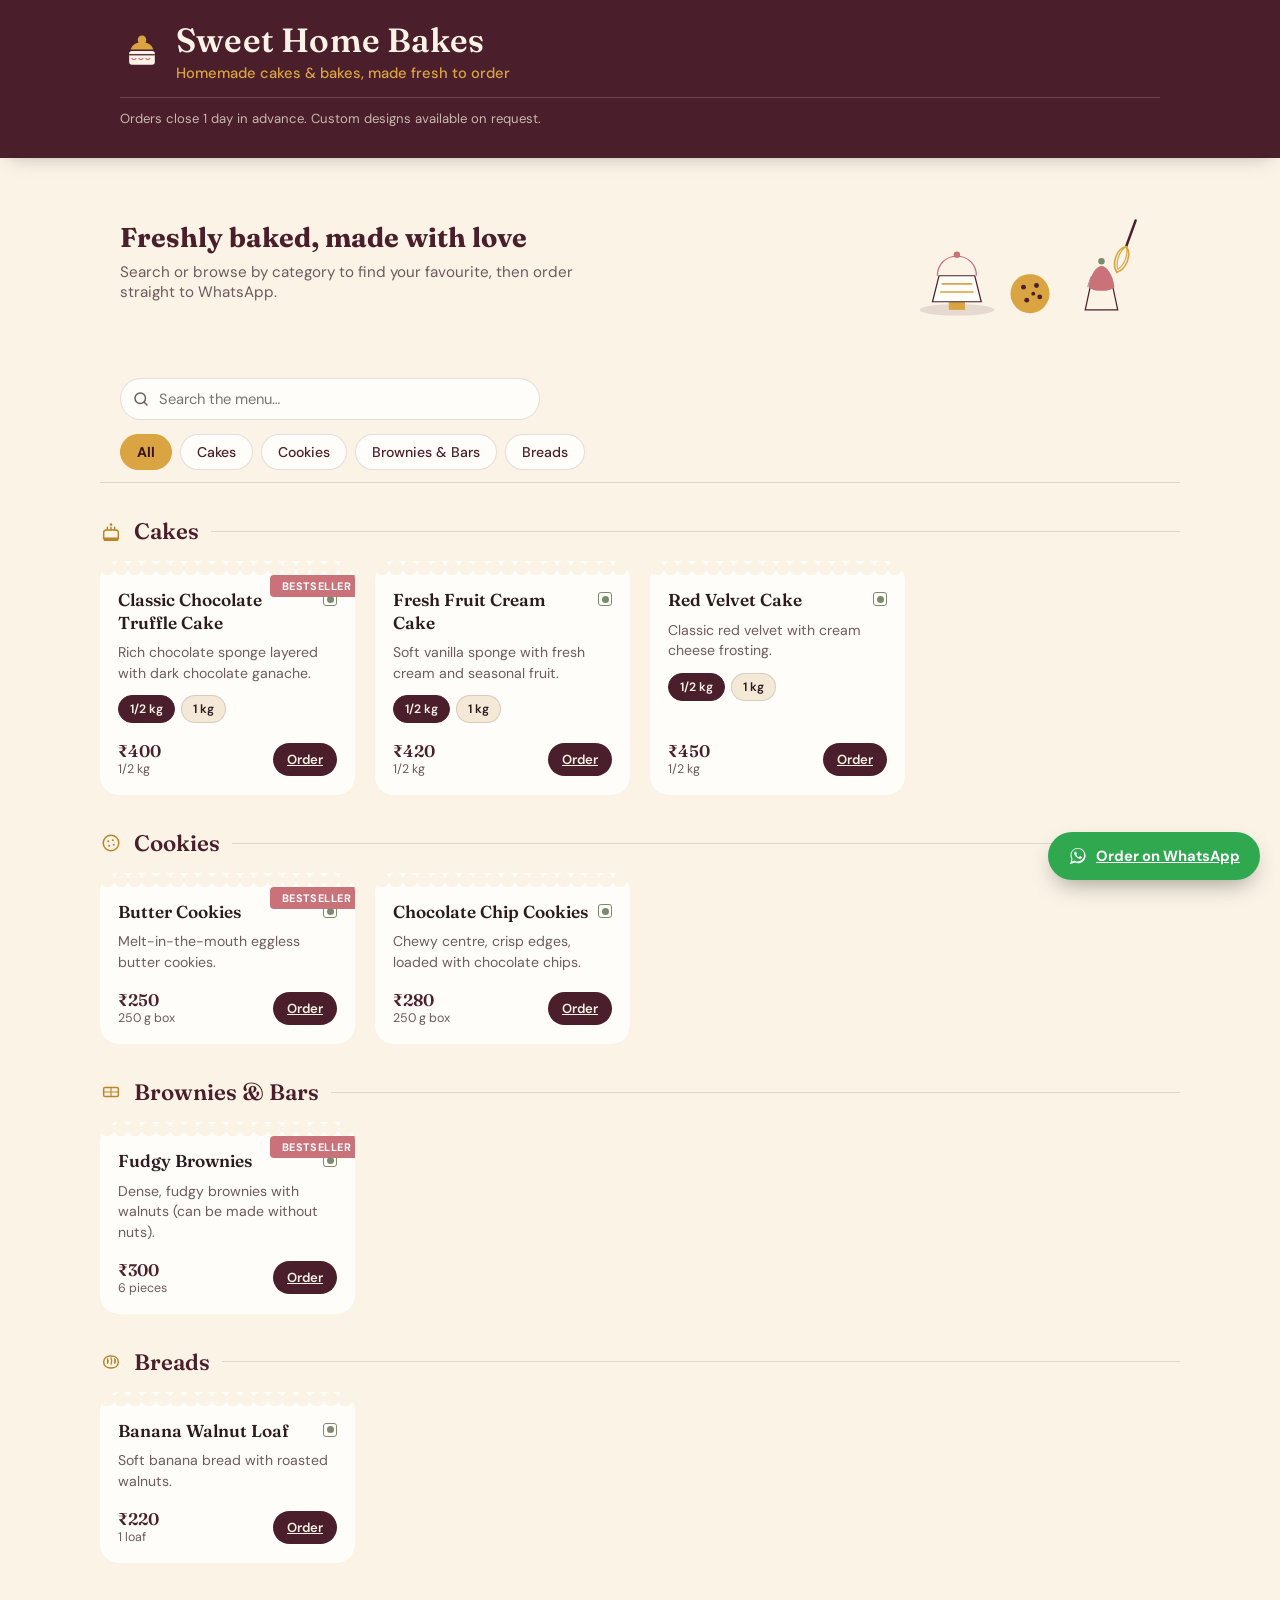
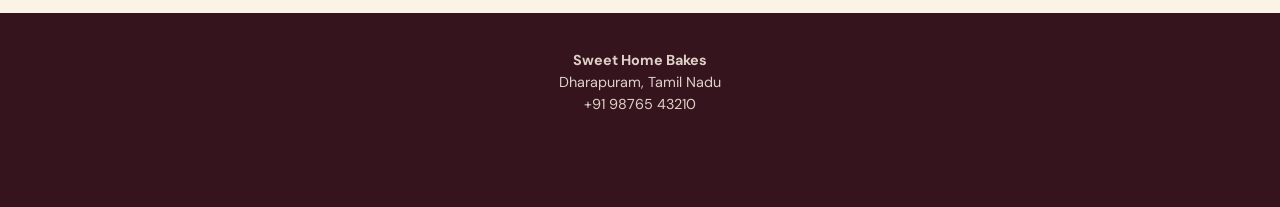
<file: index.html>
<!DOCTYPE html>
<html lang="en">
<head>
  <meta charset="UTF-8" />
  <meta name="viewport" content="width=device-width, initial-scale=1.0" />
  <title>Sweet Home Bakes — Menu</title>
  <meta name="description" content="Homemade cakes, cookies and bakes — browse the menu and order." />

  <link rel="manifest" href="manifest.json" />
  <meta name="theme-color" content="#4a1f2b" />
  <link rel="icon" href="icons/icon-192.png" />
  <link rel="apple-touch-icon" href="icons/icon-192.png" />

  <link rel="preconnect" href="https://fonts.googleapis.com" />
  <link rel="preconnect" href="https://fonts.gstatic.com" crossorigin />
  <link href="https://fonts.googleapis.com/css2?family=Fraunces:opsz,wght@9..144,500;9..144,600;9..144,700&family=DM+Sans:wght@400;500;700&display=swap" rel="stylesheet" />

  <link rel="stylesheet" href="styles.css" />
</head>
<body>

  <header class="site-header">
    <div class="container">
      <div class="brand-row">
        <div class="brand-mark">
          <svg class="icon" viewBox="0 0 48 48" fill="none" xmlns="http://www.w3.org/2000/svg">
            <path d="M24 6c-2.6 0-4.7 2.1-4.7 4.7 0 1.1.4 2.1 1 2.9-4.4.9-7.8 3.9-8.6 7.8h24.6c-.8-3.9-4.2-6.9-8.6-7.8.6-.8 1-1.8 1-2.9C28.7 8.1 26.6 6 24 6z" fill="#D9A441"/>
            <rect x="10" y="23" width="28" height="15" rx="3" fill="#FBF3E6"/>
            <path d="M10 27h28" stroke="#4A1F2B" stroke-width="1.4"/>
            <path d="M13 31c1.4 1.6 3 1.6 4.4 0M20.6 31c1.4 1.6 3 1.6 4.4 0M28.2 31c1.4 1.6 3 1.6 4.4 0" stroke="#C9727A" stroke-width="1.4" stroke-linecap="round"/>
          </svg>
          <div>
            <h1 class="brand-name" id="brand-name">Loading…</h1>
            <p class="brand-tagline" id="brand-tagline"></p>
          </div>
        </div>
      </div>

      <p class="header-note" id="header-note"></p>
    </div>
  </header>

  <section class="hero container">
    <div class="hero-text">
      <h2>Freshly baked, made with love</h2>
      <p>Search or browse by category to find your favourite, then order straight to WhatsApp.</p>
    </div>
    <svg class="hero-art" viewBox="0 0 320 180" xmlns="http://www.w3.org/2000/svg" aria-hidden="true">
      <!-- Cake stand -->
      <ellipse cx="70" cy="150" rx="46" ry="7" fill="#4A1F2B" opacity="0.12"/>
      <rect x="60" y="140" width="20" height="10" fill="#D9A441"/>
      <path d="M40 140 L100 140 L92 108 L48 108 Z" fill="#FFFDF9" stroke="#4A1F2B" stroke-width="1.5"/>
      <path d="M46 108c0-14 10-24 24-24s24 10 24 24" fill="none" stroke="#C9727A" stroke-width="1.5"/>
      <circle cx="70" cy="82" r="4" fill="#C9727A"/>
      <path d="M52 118h36M50 128h40" stroke="#D9A441" stroke-width="2" stroke-linecap="round"/>

      <!-- Cookie -->
      <circle cx="160" cy="130" r="24" fill="#D9A441"/>
      <circle cx="152" cy="122" r="3" fill="#4A1F2B"/>
      <circle cx="168" cy="120" r="3" fill="#4A1F2B"/>
      <circle cx="172" cy="134" r="3" fill="#4A1F2B"/>
      <circle cx="156" cy="138" r="3" fill="#4A1F2B"/>
      <circle cx="164" cy="130" r="2.4" fill="#4A1F2B"/>

      <!-- Cupcake -->
      <path d="M228 150 L268 150 L262 122 L234 122 Z" fill="#FBF3E6" stroke="#4A1F2B" stroke-width="1.5"/>
      <path d="M231 122c1-5 3-9 4-13M241 122c1-6 1-11 0-16M251 122c-1-5-1-10 0-15M261 122c-1-4-3-8-4-12" stroke="#4A1F2B" stroke-width="1.1" opacity="0.5"/>
      <path d="M232 122c2-16 10-26 16-26s14 10 16 26c-6 6-26 6-32 0z" fill="#C9727A"/>
      <circle cx="248" cy="90" r="4" fill="#7C8A6E"/>

      <!-- Whisk -->
      <g transform="translate(290,40) rotate(20)">
        <path d="M0 0 v34" stroke="#4A1F2B" stroke-width="3" stroke-linecap="round"/>
        <path d="M0 34 c-10 6 -10 26 0 34 c10 -8 10 -28 0 -34z" fill="none" stroke="#D9A441" stroke-width="2"/>
        <path d="M0 34 c-6 8 -6 22 0 30" fill="none" stroke="#D9A441" stroke-width="1.4"/>
        <path d="M0 34 c6 8 6 22 0 30" fill="none" stroke="#D9A441" stroke-width="1.4"/>
      </g>
    </svg>
  </section>

  <div class="filter-bar container">
    <div class="search-wrap">
      <svg class="search-icon" viewBox="0 0 24 24" aria-hidden="true"><circle cx="11" cy="11" r="7" fill="none" stroke="currentColor" stroke-width="2"/><path d="M20 20l-4-4" stroke="currentColor" stroke-width="2" stroke-linecap="round"/></svg>
      <input type="search" id="search-input" placeholder="Search the menu…" aria-label="Search the menu" />
      <button type="button" id="search-clear" aria-label="Clear search">✕</button>
    </div>
    <nav class="category-bar" id="category-bar" aria-label="Filter by category"></nav>
  </div>

  <main class="menu-section container" id="menu-root">
    <!-- Menu items are rendered here by site.js -->
  </main>

  <a
    class="float-order"
    id="float-order-btn"
    href="#"
    target="_blank"
    rel="noopener"
    aria-label="Order on WhatsApp"
  >
    <svg viewBox="0 0 32 32" fill="currentColor" aria-hidden="true">
      <path d="M16.04 3C9.37 3 3.97 8.4 3.97 15.07c0 2.23.6 4.32 1.65 6.12L3 29l7.98-2.57a12.02 12.02 0 0 0 5.06 1.12h.01c6.67 0 12.07-5.4 12.07-12.07C28.12 8.4 22.72 3 16.04 3zm0 21.9h-.01a10.1 10.1 0 0 1-5.13-1.4l-.37-.22-4.73 1.52 1.55-4.6-.24-.38a10.06 10.06 0 0 1-1.55-5.35c0-5.58 4.54-10.12 10.13-10.12 2.7 0 5.24 1.06 7.15 2.97a10.04 10.04 0 0 1 2.96 7.16c0 5.59-4.54 10.12-10.13 10.12zm5.55-7.59c-.3-.15-1.78-.88-2.06-.98-.28-.1-.48-.15-.68.15-.2.3-.78.98-.96 1.18-.18.2-.35.22-.65.07-.3-.15-1.26-.46-2.4-1.48-.89-.79-1.48-1.77-1.66-2.07-.17-.3-.02-.46.13-.6.14-.14.3-.35.45-.53.15-.18.2-.3.3-.5.1-.2.05-.38-.02-.53-.08-.15-.68-1.65-.94-2.26-.25-.6-.5-.51-.68-.52h-.58c-.2 0-.53.07-.8.38-.28.3-1.05 1.02-1.05 2.5s1.08 2.9 1.23 3.1c.15.2 2.12 3.23 5.13 4.53.72.31 1.28.5 1.72.63.72.23 1.38.2 1.9.12.58-.09 1.78-.73 2.03-1.43.25-.7.25-1.3.18-1.43-.07-.13-.27-.2-.57-.35z"/>
    </svg>
    Order on WhatsApp
  </a>

  <footer class="site-footer">
    <div class="container">
      <p><strong id="footer-shop-name"></strong></p>
      <p id="footer-address"></p>
      <p id="footer-phone"></p>
      <p><a id="footer-instagram" href="#" target="_blank" rel="noopener"></a></p>
    </div>
  </footer>

  <script src="menu-data.js"></script>
  <script src="storage.js"></script>
  <script src="site.js"></script>
</body>
</html>
</file>
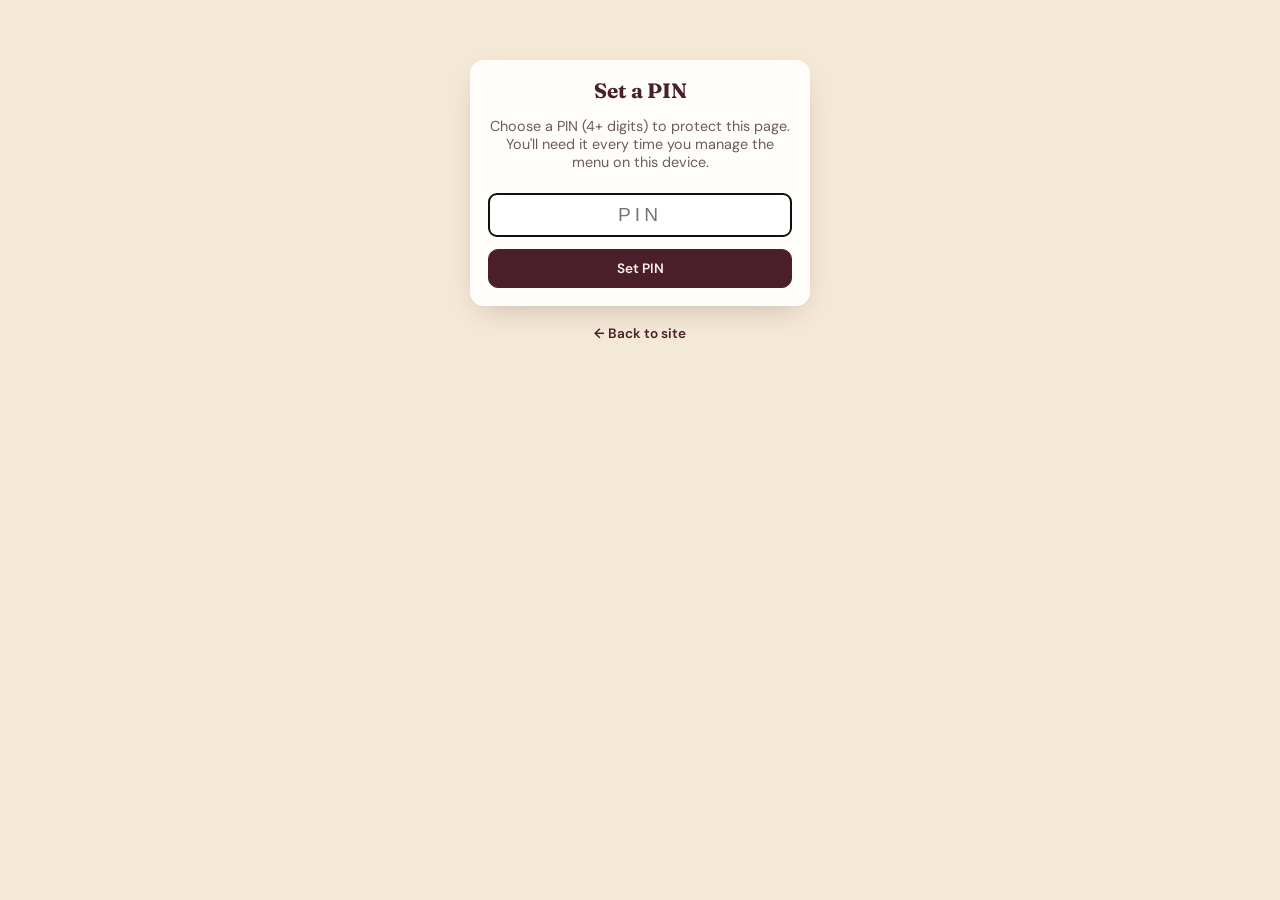
<file: admin.html>
<!DOCTYPE html>
<html lang="en">
<head>
  <meta charset="UTF-8" />
  <meta name="viewport" content="width=device-width, initial-scale=1.0" />
  <title>Manage Menu</title>
  <meta name="robots" content="noindex" />

  <link rel="icon" href="icons/icon-192.png" />
  <link rel="preconnect" href="https://fonts.googleapis.com" />
  <link rel="preconnect" href="https://fonts.gstatic.com" crossorigin />
  <link href="https://fonts.googleapis.com/css2?family=Fraunces:opsz,wght@9..144,500;9..144,600;9..144,700&family=DM+Sans:wght@400;500;700&display=swap" rel="stylesheet" />
  <link rel="stylesheet" href="styles.css" />
</head>
<body style="background: var(--cream-soft);">

  <!-- Lock screen: shown until the correct PIN is entered -->
  <div id="lock-screen" class="admin-shell" style="max-width: 380px; padding-top: 60px;">
    <div class="admin-card" style="text-align:center;">
      <h1 style="font-family: var(--font-display); color: var(--plum); font-size:1.3rem; margin-top:0;" id="lock-title">Enter PIN</h1>
      <p class="admin-sub" id="lock-sub">This page is private. Enter your PIN to manage the menu.</p>
      <input type="password" id="pin-input" inputmode="numeric" placeholder="PIN" style="width:100%; text-align:center; letter-spacing:4px; font-size:1.2rem; border:1px solid var(--line); border-radius:8px; padding:10px; margin-bottom:12px;" />
      <button class="btn" id="pin-submit" type="button" style="width:100%;">Unlock</button>
      <p id="pin-error" style="color: var(--rose); font-size:0.82rem; margin-top:10px; display:none;">Incorrect PIN. Try again.</p>
    </div>
    <p style="text-align:center; margin-top:16px;"><a class="back-link" href="index.html">← Back to site</a></p>
  </div>

  <div id="admin-content" style="display:none;">
  <div class="admin-shell">
    <div class="admin-header">
      <h1>Manage Menu</h1>
      <a class="back-link" href="index.html">← View site</a>
    </div>
    <p class="admin-sub">
      Changes here save automatically on this device (this browser, this phone/computer).
      They do not appear on other devices unless you use Export/Import below.
    </p>

    <div class="admin-toolbar">
      <button class="btn secondary" id="export-btn" type="button">⬇ Export backup</button>
      <label class="btn secondary" style="cursor:pointer;">
        ⬆ Import backup
        <input type="file" id="import-input" accept="application/json" style="display:none;" />
      </label>
      <button class="btn danger" id="reset-btn" type="button">Reset to sample menu</button>
      <button class="btn secondary" id="change-pin-btn" type="button">Change PIN</button>
      <button class="btn secondary" id="lock-btn" type="button">Lock</button>
    </div>

    <!-- Shop details -->
    <div class="admin-card">
      <h2 style="font-family: var(--font-display); color: var(--plum); font-size:1.15rem; margin-top:0;">Shop details</h2>
      <form id="shop-form">
        <div class="field-row">
          <div class="field">
            <label for="shop-name">Shop name</label>
            <input type="text" id="shop-name" />
          </div>
          <div class="field">
            <label for="shop-tagline">Tagline</label>
            <input type="text" id="shop-tagline" />
          </div>
        </div>
        <div class="field-row">
          <div class="field">
            <label for="shop-whatsapp">WhatsApp number (with country code, digits only)</label>
            <input type="text" id="shop-whatsapp" placeholder="919876543210" />
          </div>
          <div class="field">
            <label for="shop-phone-display">Phone number to show customers</label>
            <input type="text" id="shop-phone-display" placeholder="+91 98765 43210" />
          </div>
        </div>
        <div class="field-row">
          <div class="field">
            <label for="shop-address">Address / area</label>
            <input type="text" id="shop-address" />
          </div>
          <div class="field">
            <label for="shop-instagram">Instagram handle (optional)</label>
            <input type="text" id="shop-instagram" placeholder="yourbakery" />
          </div>
        </div>
        <div class="field">
          <label for="shop-note">Note shown near the top (optional)</label>
          <input type="text" id="shop-note" placeholder="Orders close 1 day in advance." />
        </div>
        <button class="btn" type="submit">Save shop details</button>
      </form>
    </div>

    <!-- Categories -->
    <div class="admin-card">
      <h2 style="font-family: var(--font-display); color: var(--plum); font-size:1.15rem; margin-top:0;">Categories</h2>
      <div id="category-list"></div>
      <form id="add-category-form" style="display:flex; gap:8px; margin-top:12px;">
        <input type="text" id="new-category-name" placeholder="New category name" style="flex:1; border:1px solid var(--line); border-radius:8px; padding:9px 10px;" />
        <button class="btn secondary" type="submit">Add</button>
      </form>
    </div>

    <!-- Item form -->
    <div class="admin-card">
      <h2 id="item-form-title" style="font-family: var(--font-display); color: var(--plum); font-size:1.15rem; margin-top:0;">Add a new item</h2>
      <form id="item-form">
        <div class="field">
          <label for="item-name">Item name</label>
          <input type="text" id="item-name" required style="margin-bottom:0;" />
        </div>
        <div class="field">
          <label for="item-category">Category</label>
          <select id="item-category" style="margin-bottom:0;"></select>
        </div>

        <div class="field">
          <label>Sizes &amp; prices</label>
          <div id="variant-rows"></div>
          <button class="btn secondary" id="add-variant-btn" type="button" style="margin-top:6px;">+ Add another size</button>
        </div>

        <div class="field">
          <label for="item-description">Short description</label>
          <textarea id="item-description"></textarea>
        </div>
        <label class="field-check"><input type="checkbox" id="item-veg" /> Vegetarian</label>
        <label class="field-check"><input type="checkbox" id="item-bestseller" /> Mark as bestseller</label>
        <label class="field-check"><input type="checkbox" id="item-available" checked /> Available right now</label>

        <div style="display:flex; gap:10px;">
          <button class="btn" type="submit">Save item</button>
          <button class="btn secondary" id="cancel-edit-btn" type="button" style="display:none;">Cancel edit</button>
        </div>
      </form>
    </div>

    <!-- Item list -->
    <div class="admin-card">
      <h2 style="font-family: var(--font-display); color: var(--plum); font-size:1.15rem; margin-top:0;">Current items</h2>
      <div id="item-list"></div>
    </div>
  </div>
  </div>

  <div class="toast" id="toast"></div>

  <script src="menu-data.js"></script>
  <script src="storage.js"></script>
  <script src="pin-lock.js"></script>
  <script src="admin.js"></script>
</body>
</html>
</file>
<file: styles.css>
/* ==========================================================
   DESIGN TOKENS
   ========================================================== */
:root {
  --plum: #4a1f2b;
  --plum-dark: #35141d;
  --cream: #fbf3e6;
  --cream-soft: #f4e8d6;
  --honey: #d9a441;
  --honey-dark: #b98526;
  --rose: #c9727a;
  --sage: #7c8a6e;
  --ink: #2b1b1f;
  --ink-soft: #6e5a5f;
  --line: rgba(74, 31, 43, 0.14);
  --card-bg: #fffdf9;
  --radius: 18px;
  --shadow: 0 10px 30px -14px rgba(74, 31, 43, 0.35);
  --font-display: "Fraunces", "Georgia", serif;
  --font-body: "DM Sans", "Segoe UI", sans-serif;
}

* { box-sizing: border-box; }

html { scroll-behavior: smooth; }

body {
  margin: 0;
  font-family: var(--font-body);
  background: var(--cream);
  color: var(--ink);
  -webkit-font-smoothing: antialiased;
}

img { max-width: 100%; display: block; }

a { color: inherit; }

button { font-family: inherit; }

.container {
  max-width: 1080px;
  margin: 0 auto;
  padding: 0 20px;
}

/* ==========================================================
   HEADER
   ========================================================== */
.site-header {
  position: sticky;
  top: 0;
  z-index: 40;
  background: var(--plum);
  color: var(--cream);
  padding: 22px 0 18px;
  box-shadow: 0 6px 20px -10px rgba(0,0,0,0.35);
}

.brand-row {
  display: flex;
  align-items: flex-start;
  justify-content: space-between;
  gap: 16px;
}

.brand-mark {
  display: flex;
  align-items: center;
  gap: 12px;
}

.brand-mark .icon {
  width: 44px;
  height: 44px;
  flex-shrink: 0;
}

.brand-name {
  font-family: var(--font-display);
  font-weight: 600;
  font-size: clamp(1.5rem, 4vw, 2.1rem);
  letter-spacing: 0.2px;
  margin: 0;
  line-height: 1.1;
}

.brand-tagline {
  margin: 4px 0 0;
  font-size: 0.92rem;
  color: var(--honey);
  font-weight: 500;
}

.header-note {
  margin-top: 14px;
  font-size: 0.82rem;
  color: rgba(251, 243, 230, 0.72);
  border-top: 1px solid rgba(251, 243, 230, 0.18);
  padding-top: 12px;
}

/* Category filter chips */
.category-bar {
  display: flex;
  gap: 8px;
  overflow-x: auto;
  padding: 16px 0 2px;
  margin-top: 4px;
  -ms-overflow-style: none;
  scrollbar-width: none;
}
.category-bar::-webkit-scrollbar { display: none; }

.chip {
  flex-shrink: 0;
  border: 1px solid var(--line);
  background: var(--card-bg);
  color: var(--plum);
  padding: 8px 16px;
  border-radius: 999px;
  font-size: 0.88rem;
  font-weight: 500;
  cursor: pointer;
  transition: background 0.15s ease, color 0.15s ease, border-color 0.15s ease;
  white-space: nowrap;
}

.chip:hover { border-color: var(--honey); }

.chip.active {
  background: var(--honey);
  border-color: var(--honey);
  color: var(--plum-dark);
  font-weight: 700;
}

/* ==========================================================
   HERO
   ========================================================== */
.hero {
  display: flex;
  align-items: center;
  gap: 24px;
  padding: 30px 20px;
  flex-wrap: wrap;
}

.hero-text {
  flex: 1 1 240px;
  min-width: 220px;
}

.hero-text h2 {
  font-family: var(--font-display);
  color: var(--plum);
  font-size: clamp(1.3rem, 3vw, 1.7rem);
  margin: 0 0 8px;
}

.hero-text p {
  color: var(--ink-soft);
  margin: 0;
  font-size: 0.95rem;
  max-width: 46ch;
}

.hero-art {
  width: 260px;
  max-width: 100%;
  height: auto;
  flex-shrink: 0;
}

/* ==========================================================
   FILTER BAR (search + categories)
   ========================================================== */
.filter-bar {
  position: sticky;
  top: 0;
  z-index: 30;
  background: var(--cream);
  padding: 6px 20px 10px;
  border-bottom: 1px solid var(--line);
}

.search-wrap {
  position: relative;
  max-width: 420px;
  margin: 8px auto 4px 0;
}

.search-icon {
  position: absolute;
  left: 12px;
  top: 50%;
  transform: translateY(-50%);
  width: 18px;
  height: 18px;
  color: var(--ink-soft);
  pointer-events: none;
}

.search-wrap input[type="search"] {
  width: 100%;
  border: 1.5px solid var(--line);
  background: var(--card-bg);
  border-radius: 999px;
  padding: 10px 38px;
  font-size: 0.92rem;
  font-family: inherit;
  color: var(--ink);
}
.search-wrap input[type="search"]::-webkit-search-cancel-button { display: none; }
.search-wrap input[type="search"]:focus {
  outline: none;
  border-color: var(--honey);
}

#search-clear {
  display: none;
  position: absolute;
  right: 8px;
  top: 50%;
  transform: translateY(-50%);
  width: 24px;
  height: 24px;
  align-items: center;
  justify-content: center;
  border: none;
  background: var(--cream-soft);
  color: var(--ink-soft);
  border-radius: 50%;
  font-size: 0.7rem;
  cursor: pointer;
}

.filter-bar .category-bar {
  padding-top: 10px;
}

/* ==========================================================
   MENU GRID
   ========================================================== */
.menu-section {
  padding: 28px 0 40px;
}

.category-heading {
  font-family: var(--font-display);
  font-size: 1.4rem;
  font-weight: 600;
  color: var(--plum);
  margin: 34px 0 16px;
  display: flex;
  align-items: center;
  gap: 12px;
}

.category-heading:first-child { margin-top: 6px; }

.category-heading::after {
  content: "";
  flex: 1;
  height: 1px;
  background: var(--line);
}

.cat-icon {
  width: 22px;
  height: 22px;
  color: var(--honey-dark);
  flex-shrink: 0;
}

.card-grid {
  display: grid;
  grid-template-columns: repeat(auto-fill, minmax(240px, 1fr));
  gap: 20px;
}

.item-card {
  position: relative;
  background: var(--card-bg);
  border-radius: var(--radius);
  box-shadow: var(--shadow);
  padding: 22px 18px 18px;
  display: flex;
  flex-direction: column;
  gap: 8px;
  /* scalloped "piped icing" top edge — the signature detail */
  -webkit-mask-image:
    radial-gradient(circle 7px at 7px 7px, transparent 7px, black 7.5px),
    linear-gradient(black, black);
  -webkit-mask-repeat: repeat-x, no-repeat;
  -webkit-mask-position: top left, 0 14px;
  -webkit-mask-size: 14px 14px, 100% calc(100% - 14px);
  mask-image:
    radial-gradient(circle 7px at 7px 7px, transparent 7px, black 7.5px),
    linear-gradient(black, black);
  mask-repeat: repeat-x, no-repeat;
  mask-position: top left, 0 14px;
  mask-size: 14px 14px, 100% calc(100% - 14px);
}

.item-card .top-row {
  display: flex;
  align-items: flex-start;
  justify-content: space-between;
  gap: 10px;
  margin-top: 6px;
}

.item-name {
  font-family: var(--font-display);
  font-size: 1.08rem;
  font-weight: 600;
  color: var(--ink);
  margin: 0;
  line-height: 1.3;
}

.veg-dot {
  flex-shrink: 0;
  width: 14px;
  height: 14px;
  border: 1.5px solid var(--sage);
  border-radius: 3px;
  display: inline-flex;
  align-items: center;
  justify-content: center;
  margin-top: 3px;
}
.veg-dot::after {
  content: "";
  width: 7px;
  height: 7px;
  border-radius: 50%;
  background: var(--sage);
}

.item-desc {
  font-size: 0.88rem;
  color: var(--ink-soft);
  margin: 0;
  line-height: 1.45;
}

.item-bottom {
  display: flex;
  align-items: center;
  justify-content: space-between;
  margin-top: auto;
  padding-top: 10px;
}

.size-row {
  display: flex;
  gap: 6px;
  flex-wrap: wrap;
  margin-top: 4px;
}

.size-btn {
  border: 1px solid var(--line);
  background: var(--cream-soft);
  color: var(--ink);
  padding: 5px 11px;
  border-radius: 999px;
  font-size: 0.76rem;
  font-weight: 600;
  cursor: pointer;
  transition: background 0.15s ease, border-color 0.15s ease, color 0.15s ease;
}
.size-btn:hover { border-color: var(--honey); }
.size-btn.active {
  background: var(--plum);
  border-color: var(--plum);
  color: var(--cream);
}

.item-price {
  font-family: var(--font-display);
  font-weight: 600;
  font-size: 1.05rem;
  color: var(--plum);
}

.item-unit {
  font-size: 0.78rem;
  color: var(--ink-soft);
  font-weight: 400;
}

.badge {
  position: absolute;
  top: 14px;
  right: -6px;
  background: var(--rose);
  color: #fff;
  font-size: 0.68rem;
  font-weight: 700;
  letter-spacing: 0.04em;
  text-transform: uppercase;
  padding: 4px 10px 4px 12px;
  border-radius: 4px 0 0 4px;
}

.order-btn {
  border: none;
  background: var(--plum);
  color: var(--cream);
  padding: 8px 14px;
  border-radius: 999px;
  font-size: 0.82rem;
  font-weight: 600;
  cursor: pointer;
  transition: background 0.15s ease;
}
.order-btn:hover { background: var(--plum-dark); }

.unavailable {
  opacity: 0.5;
}
.unavailable .order-btn {
  background: #b9aaa4;
  cursor: not-allowed;
}
.sold-out-tag {
  font-size: 0.72rem;
  font-weight: 700;
  color: var(--rose);
  text-transform: uppercase;
  letter-spacing: 0.04em;
}

.empty-state {
  text-align: center;
  padding: 60px 20px;
  color: var(--ink-soft);
}

/* ==========================================================
   FLOATING WHATSAPP BUTTON
   ========================================================== */
.float-order {
  position: fixed;
  bottom: 20px;
  right: 20px;
  z-index: 50;
  background: #2fa84f;
  color: #fff;
  border: none;
  border-radius: 999px;
  padding: 14px 20px;
  font-size: 0.92rem;
  font-weight: 700;
  box-shadow: 0 10px 24px -8px rgba(0,0,0,0.4);
  display: flex;
  align-items: center;
  gap: 8px;
  cursor: pointer;
}
.float-order svg { width: 20px; height: 20px; flex-shrink: 0; }

/* ==========================================================
   FOOTER
   ========================================================== */
.site-footer {
  background: var(--plum-dark);
  color: rgba(251, 243, 230, 0.85);
  padding: 34px 0 90px;
  margin-top: 10px;
  font-size: 0.9rem;
  text-align: center;
}
.site-footer p { margin: 4px 0; }
.site-footer a { color: var(--honey); text-decoration: none; font-weight: 600; }
.footer-admin-link {
  display: inline-block;
  margin-top: 16px;
  font-size: 0.76rem;
  color: rgba(251, 243, 230, 0.45);
}

/* ==========================================================
   ADMIN PAGE
   ========================================================== */
.admin-shell { max-width: 720px; margin: 0 auto; padding: 24px 20px 60px; }

.admin-header {
  display: flex;
  align-items: center;
  justify-content: space-between;
  margin-bottom: 8px;
}

.admin-header h1 {
  font-family: var(--font-display);
  color: var(--plum);
  font-size: 1.5rem;
  margin: 0;
}

.back-link {
  font-size: 0.85rem;
  font-weight: 600;
  color: var(--plum);
  text-decoration: none;
}

.admin-sub { color: var(--ink-soft); font-size: 0.9rem; margin: 0 0 22px; }

.admin-toolbar {
  display: flex;
  flex-wrap: wrap;
  gap: 10px;
  margin-bottom: 22px;
}

.btn {
  border: 1px solid var(--plum);
  background: var(--plum);
  color: var(--cream);
  padding: 10px 16px;
  border-radius: 10px;
  font-size: 0.85rem;
  font-weight: 600;
  cursor: pointer;
}
.btn.secondary {
  background: transparent;
  color: var(--plum);
}
.btn.danger {
  background: transparent;
  border-color: var(--rose);
  color: var(--rose);
}

.admin-card {
  background: var(--card-bg);
  border-radius: 14px;
  box-shadow: var(--shadow);
  padding: 18px;
  margin-bottom: 16px;
}

.field-row { display: grid; grid-template-columns: 1fr 1fr; gap: 12px; }
.field { margin-bottom: 12px; }
.field label {
  display: block;
  font-size: 0.78rem;
  font-weight: 600;
  color: var(--ink-soft);
  margin-bottom: 4px;
}
.field input[type="text"],
.field input[type="number"],
.field select,
.field textarea {
  width: 100%;
  border: 1px solid var(--line);
  border-radius: 8px;
  padding: 9px 10px;
  font-size: 0.92rem;
  font-family: inherit;
  background: #fff;
  color: var(--ink);
}
.field textarea { resize: vertical; min-height: 54px; }

.field-check {
  display: flex;
  align-items: center;
  gap: 8px;
  font-size: 0.85rem;
  color: var(--ink-soft);
  margin-bottom: 10px;
}

.variant-row {
  display: flex;
  gap: 8px;
  align-items: center;
  margin-bottom: 8px;
}
.variant-row input[type="text"] { flex: 1.2; }
.variant-row input[type="number"] { flex: 1; }
.variant-row .icon-btn { flex-shrink: 0; }

.admin-item-row {
  display: flex;
  align-items: center;
  justify-content: space-between;
  gap: 10px;
  padding: 12px 0;
  border-bottom: 1px solid var(--line);
}
.admin-item-row:last-child { border-bottom: none; }
.admin-item-info strong { display: block; font-size: 0.95rem; }
.admin-item-info span { font-size: 0.78rem; color: var(--ink-soft); }
.admin-item-actions { display: flex; gap: 8px; flex-shrink: 0; }
.icon-btn {
  border: none;
  background: var(--cream-soft);
  color: var(--plum);
  border-radius: 8px;
  width: 34px;
  height: 34px;
  cursor: pointer;
  font-size: 0.95rem;
}
.icon-btn.danger { color: var(--rose); }

.toast {
  position: fixed;
  bottom: 20px;
  left: 50%;
  transform: translateX(-50%);
  background: var(--plum-dark);
  color: var(--cream);
  padding: 10px 18px;
  border-radius: 999px;
  font-size: 0.85rem;
  box-shadow: var(--shadow);
  opacity: 0;
  pointer-events: none;
  transition: opacity 0.2s ease;
  z-index: 100;
}
.toast.show { opacity: 1; }

@media (max-width: 520px) {
  .field-row { grid-template-columns: 1fr; }
}

@media (max-width: 640px) {
  .hero { padding: 20px 20px 10px; gap: 14px; }
  .hero-art { width: 180px; margin: 0 auto; }
  .hero-text { text-align: center; }
  .hero-text p { margin: 0 auto; }
}
</file>
